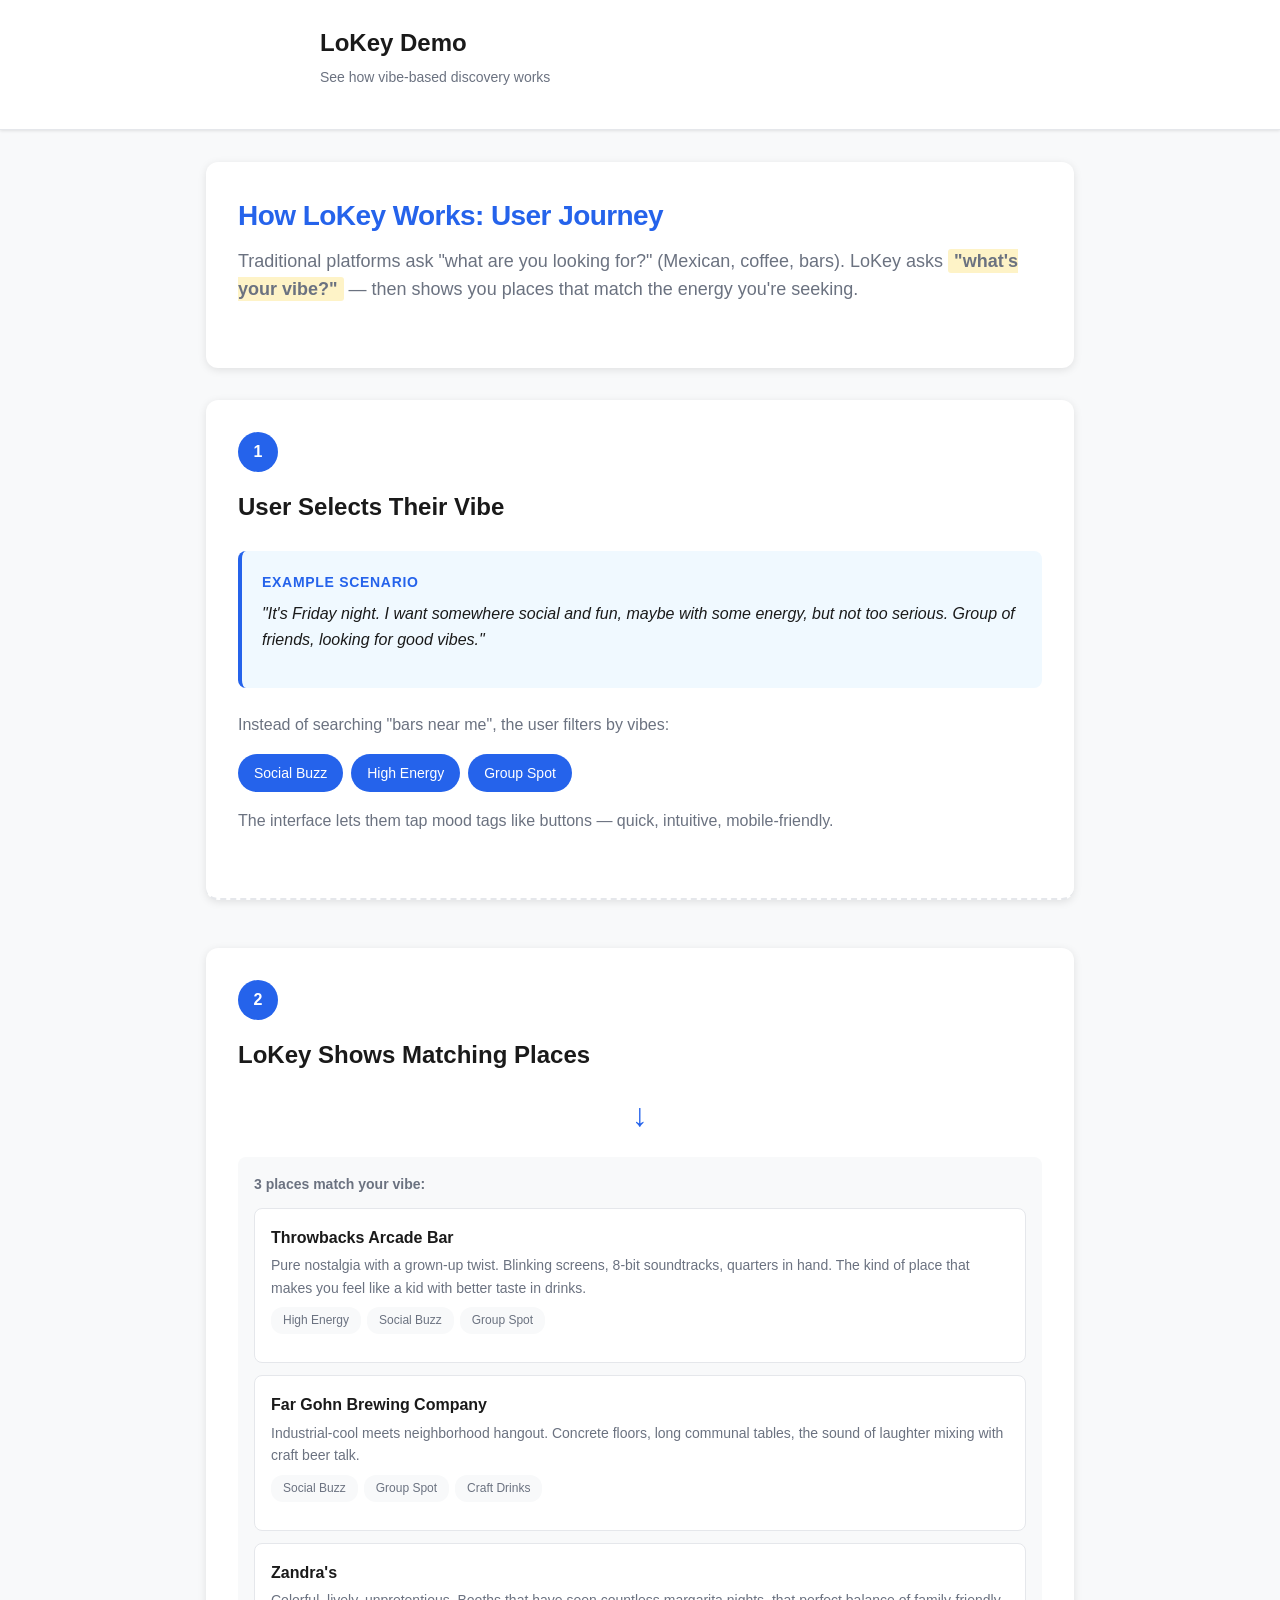
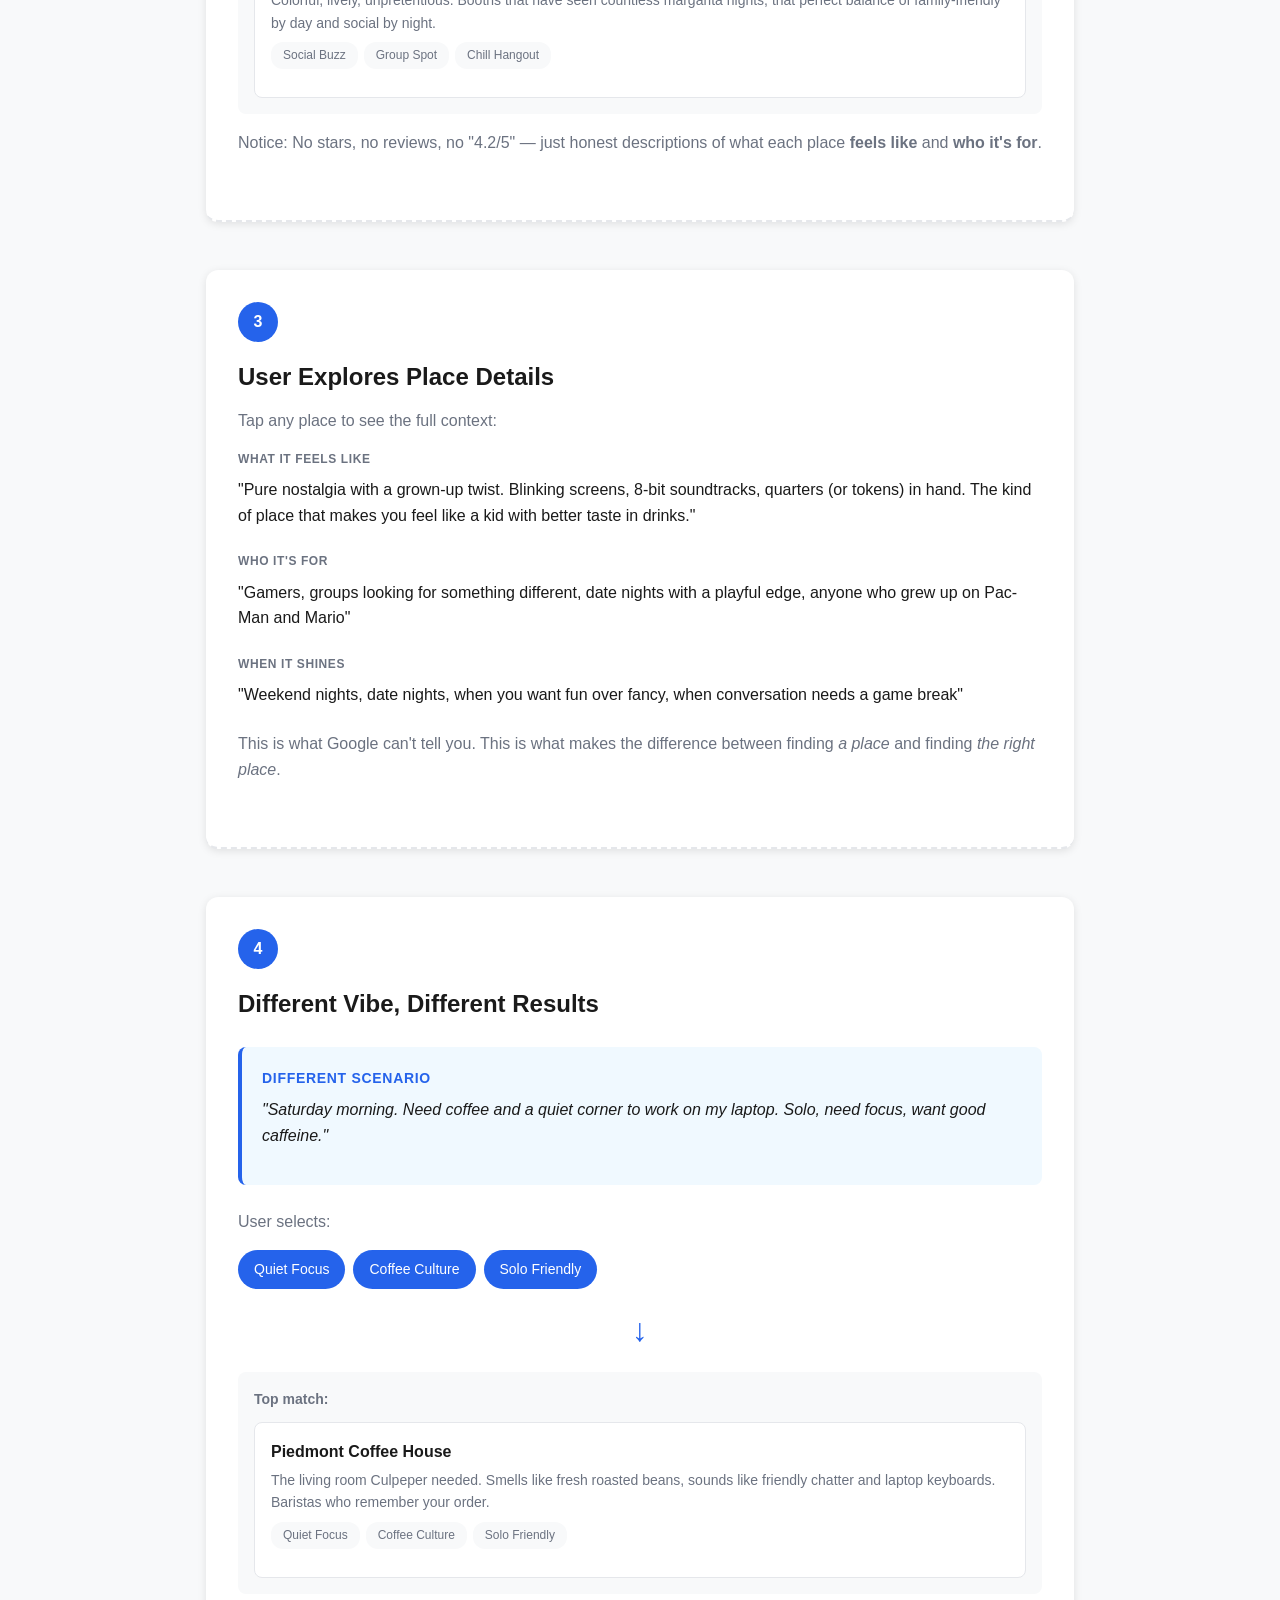
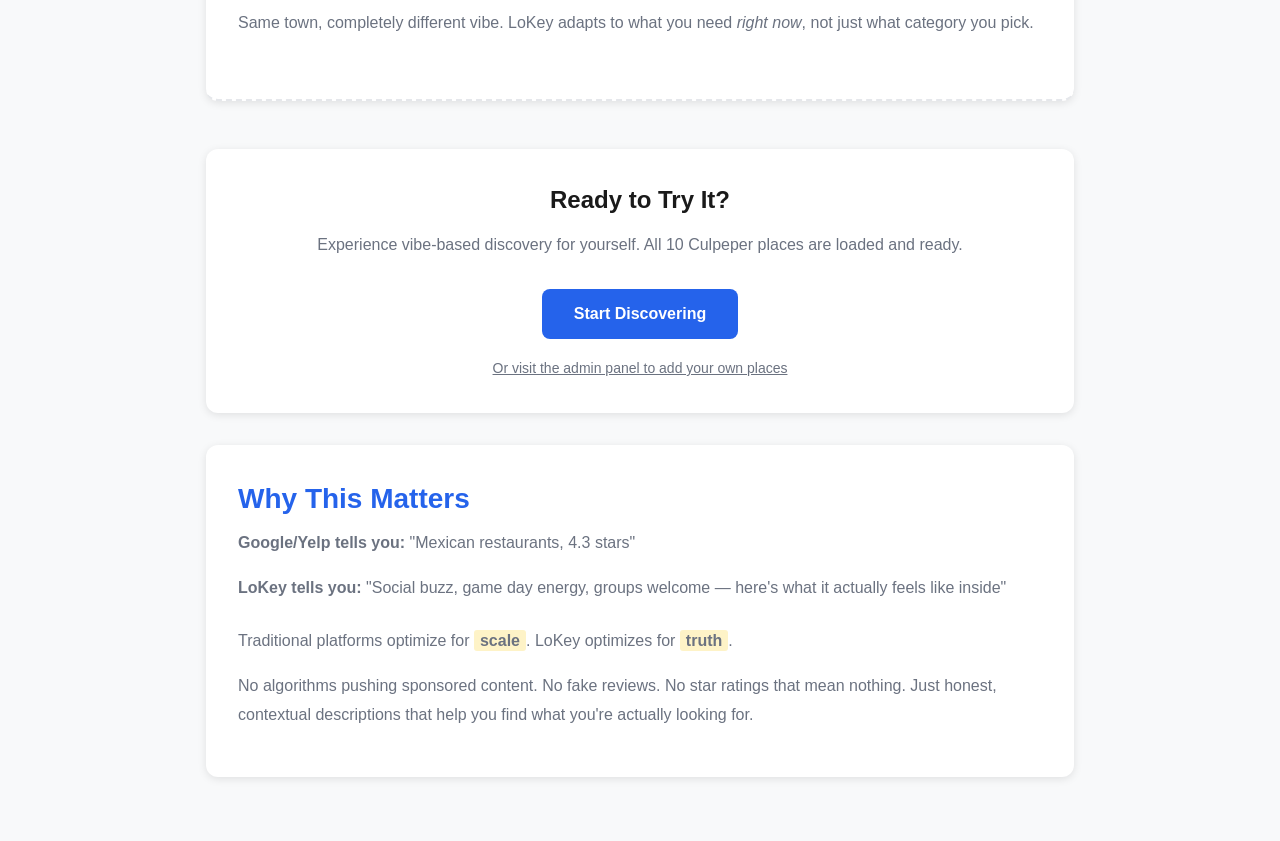
<file: templates/demo.html>
<!DOCTYPE html>
<html lang="en">
<head>
    <meta charset="UTF-8">
    <meta name="viewport" content="width=device-width, initial-scale=1.0">
    <title>LoKey Demo - User Journey</title>
    <link rel="stylesheet" href="/static/css/style.css">
    <style>
        .demo-container {
            max-width: 900px;
            margin: 0 auto;
            padding: 2rem 1rem;
        }

        .demo-section {
            background: var(--bg-primary);
            border-radius: var(--radius);
            padding: 2rem;
            margin-bottom: 2rem;
            box-shadow: 0 2px 8px var(--shadow);
        }

        .demo-title {
            font-size: 1.75rem;
            font-weight: 700;
            margin-bottom: 0.5rem;
            color: var(--accent);
        }

        .demo-description {
            color: var(--text-secondary);
            margin-bottom: 2rem;
            font-size: 1.125rem;
        }

        .journey-step {
            margin-bottom: 3rem;
            padding-bottom: 3rem;
            border-bottom: 2px dashed var(--border);
        }

        .journey-step:last-child {
            border-bottom: none;
            margin-bottom: 0;
            padding-bottom: 0;
        }

        .step-number {
            display: inline-block;
            width: 40px;
            height: 40px;
            background: var(--accent);
            color: white;
            border-radius: 50%;
            text-align: center;
            line-height: 40px;
            font-weight: 700;
            margin-bottom: 1rem;
        }

        .step-title {
            font-size: 1.5rem;
            font-weight: 600;
            margin-bottom: 0.75rem;
        }

        .step-content {
            margin-left: 0;
        }

        .scenario-box {
            background: #f0f9ff;
            border-left: 4px solid var(--accent);
            padding: 1.25rem;
            margin: 1.5rem 0;
            border-radius: var(--radius-sm);
        }

        .scenario-label {
            font-weight: 600;
            color: var(--accent);
            margin-bottom: 0.5rem;
            font-size: 0.875rem;
            text-transform: uppercase;
            letter-spacing: 0.05em;
        }

        .scenario-text {
            color: var(--text-primary);
            font-style: italic;
        }

        .result-preview {
            background: var(--bg-secondary);
            border-radius: var(--radius-sm);
            padding: 1rem;
            margin-top: 1rem;
        }

        .result-label {
            font-weight: 600;
            color: var(--text-secondary);
            font-size: 0.875rem;
            margin-bottom: 0.75rem;
        }

        .mini-place-card {
            background: white;
            border-radius: var(--radius-sm);
            padding: 1rem;
            margin-bottom: 0.75rem;
            border: 1px solid var(--border);
        }

        .mini-place-card:last-child {
            margin-bottom: 0;
        }

        .mini-place-name {
            font-weight: 600;
            color: var(--text-primary);
            margin-bottom: 0.25rem;
        }

        .mini-place-desc {
            font-size: 0.875rem;
            color: var(--text-secondary);
            margin-bottom: 0.5rem;
        }

        .selected-vibes-display {
            display: flex;
            flex-wrap: wrap;
            gap: 0.5rem;
            margin: 1rem 0;
        }

        .vibe-pill {
            background: var(--accent);
            color: white;
            padding: 0.5rem 1rem;
            border-radius: 20px;
            font-size: 0.875rem;
            font-weight: 500;
        }

        .arrow-down {
            text-align: center;
            font-size: 2rem;
            color: var(--accent);
            margin: 1rem 0;
        }

        .try-it-btn {
            display: inline-block;
            margin-top: 1rem;
            padding: 0.75rem 2rem;
            background: var(--accent);
            color: white;
            text-decoration: none;
            border-radius: var(--radius-sm);
            font-weight: 600;
            transition: background 0.2s;
        }

        .try-it-btn:hover {
            background: var(--accent-hover);
        }

        .highlight {
            background: #fef3c7;
            padding: 0.125rem 0.375rem;
            border-radius: 3px;
            font-weight: 600;
        }
    </style>
</head>
<body>
    <div class="header">
        <div class="header-content">
            <a href="/" class="logo">LoKey Demo</a>
            <p class="tagline">See how vibe-based discovery works</p>
        </div>
    </div>

    <div class="demo-container">
        <div class="demo-section">
            <h1 class="demo-title">How LoKey Works: User Journey</h1>
            <p class="demo-description">
                Traditional platforms ask "what are you looking for?" (Mexican, coffee, bars).
                LoKey asks <span class="highlight">"what's your vibe?"</span> — then shows you places that match the energy you're seeking.
            </p>
        </div>

        <!-- Scenario 1 -->
        <div class="demo-section journey-step">
            <div class="step-number">1</div>
            <h2 class="step-title">User Selects Their Vibe</h2>

            <div class="scenario-box">
                <div class="scenario-label">Example Scenario</div>
                <p class="scenario-text">
                    "It's Friday night. I want somewhere social and fun, maybe with some energy,
                    but not too serious. Group of friends, looking for good vibes."
                </p>
            </div>

            <div class="step-content">
                <p>Instead of searching "bars near me", the user filters by vibes:</p>

                <div class="selected-vibes-display">
                    <span class="vibe-pill">Social Buzz</span>
                    <span class="vibe-pill">High Energy</span>
                    <span class="vibe-pill">Group Spot</span>
                </div>

                <p class="text-muted mt-2">
                    The interface lets them tap mood tags like buttons — quick, intuitive, mobile-friendly.
                </p>
            </div>
        </div>

        <!-- Scenario 2 -->
        <div class="demo-section journey-step">
            <div class="step-number">2</div>
            <h2 class="step-title">LoKey Shows Matching Places</h2>

            <div class="arrow-down">↓</div>

            <div class="step-content">
                <div class="result-preview">
                    <div class="result-label">3 places match your vibe:</div>

                    <div class="mini-place-card">
                        <div class="mini-place-name">Throwbacks Arcade Bar</div>
                        <div class="mini-place-desc">
                            Pure nostalgia with a grown-up twist. Blinking screens, 8-bit soundtracks,
                            quarters in hand. The kind of place that makes you feel like a kid with better taste in drinks.
                        </div>
                        <div class="place-vibes">
                            <span class="place-vibe-tag">High Energy</span>
                            <span class="place-vibe-tag">Social Buzz</span>
                            <span class="place-vibe-tag">Group Spot</span>
                        </div>
                    </div>

                    <div class="mini-place-card">
                        <div class="mini-place-name">Far Gohn Brewing Company</div>
                        <div class="mini-place-desc">
                            Industrial-cool meets neighborhood hangout. Concrete floors, long communal tables,
                            the sound of laughter mixing with craft beer talk.
                        </div>
                        <div class="place-vibes">
                            <span class="place-vibe-tag">Social Buzz</span>
                            <span class="place-vibe-tag">Group Spot</span>
                            <span class="place-vibe-tag">Craft Drinks</span>
                        </div>
                    </div>

                    <div class="mini-place-card">
                        <div class="mini-place-name">Zandra's</div>
                        <div class="mini-place-desc">
                            Colorful, lively, unpretentious. Booths that have seen countless margarita nights,
                            that perfect balance of family-friendly by day and social by night.
                        </div>
                        <div class="place-vibes">
                            <span class="place-vibe-tag">Social Buzz</span>
                            <span class="place-vibe-tag">Group Spot</span>
                            <span class="place-vibe-tag">Chill Hangout</span>
                        </div>
                    </div>
                </div>

                <p class="mt-2">
                    Notice: No stars, no reviews, no "4.2/5" — just honest descriptions of what each place
                    <strong>feels like</strong> and <strong>who it's for</strong>.
                </p>
            </div>
        </div>

        <!-- Scenario 3 -->
        <div class="demo-section journey-step">
            <div class="step-number">3</div>
            <h2 class="step-title">User Explores Place Details</h2>

            <div class="step-content">
                <p>Tap any place to see the full context:</p>

                <div class="context-section mt-2">
                    <div class="context-label">What it feels like</div>
                    <p class="context-text">
                        "Pure nostalgia with a grown-up twist. Blinking screens, 8-bit soundtracks,
                        quarters (or tokens) in hand. The kind of place that makes you feel like a kid
                        with better taste in drinks."
                    </p>
                </div>

                <div class="context-section">
                    <div class="context-label">Who it's for</div>
                    <p class="context-text">
                        "Gamers, groups looking for something different, date nights with a playful edge,
                        anyone who grew up on Pac-Man and Mario"
                    </p>
                </div>

                <div class="context-section">
                    <div class="context-label">When it shines</div>
                    <p class="context-text">
                        "Weekend nights, date nights, when you want fun over fancy,
                        when conversation needs a game break"
                    </p>
                </div>

                <p class="text-muted mt-2">
                    This is what Google can't tell you. This is what makes the difference
                    between finding <em>a place</em> and finding <em>the right place</em>.
                </p>
            </div>
        </div>

        <!-- Different Scenario -->
        <div class="demo-section journey-step">
            <div class="step-number">4</div>
            <h2 class="step-title">Different Vibe, Different Results</h2>

            <div class="scenario-box">
                <div class="scenario-label">Different Scenario</div>
                <p class="scenario-text">
                    "Saturday morning. Need coffee and a quiet corner to work on my laptop.
                    Solo, need focus, want good caffeine."
                </p>
            </div>

            <div class="step-content">
                <p>User selects:</p>

                <div class="selected-vibes-display">
                    <span class="vibe-pill">Quiet Focus</span>
                    <span class="vibe-pill">Coffee Culture</span>
                    <span class="vibe-pill">Solo Friendly</span>
                </div>

                <div class="arrow-down">↓</div>

                <div class="result-preview">
                    <div class="result-label">Top match:</div>

                    <div class="mini-place-card">
                        <div class="mini-place-name">Piedmont Coffee House</div>
                        <div class="mini-place-desc">
                            The living room Culpeper needed. Smells like fresh roasted beans,
                            sounds like friendly chatter and laptop keyboards. Baristas who remember your order.
                        </div>
                        <div class="place-vibes">
                            <span class="place-vibe-tag">Quiet Focus</span>
                            <span class="place-vibe-tag">Coffee Culture</span>
                            <span class="place-vibe-tag">Solo Friendly</span>
                        </div>
                    </div>
                </div>

                <p class="mt-2">
                    Same town, completely different vibe. LoKey adapts to what you need <em>right now</em>,
                    not just what category you pick.
                </p>
            </div>
        </div>

        <!-- Try It -->
        <div class="demo-section" style="text-align: center;">
            <h2 class="step-title">Ready to Try It?</h2>
            <p class="text-muted mb-2">
                Experience vibe-based discovery for yourself. All 10 Culpeper places are loaded and ready.
            </p>
            <a href="/" class="try-it-btn">Start Discovering</a>
            <div class="mt-2">
                <a href="/admin" class="text-muted" style="font-size: 0.875rem;">
                    Or visit the admin panel to add your own places
                </a>
            </div>
        </div>

        <!-- Why It Matters -->
        <div class="demo-section">
            <h2 class="demo-title">Why This Matters</h2>
            <div style="line-height: 1.8;">
                <p><strong>Google/Yelp tells you:</strong> "Mexican restaurants, 4.3 stars"</p>
                <p><strong>LoKey tells you:</strong> "Social buzz, game day energy, groups welcome — here's what it actually feels like inside"</p>

                <p class="mt-3">
                    Traditional platforms optimize for <span class="highlight">scale</span>.
                    LoKey optimizes for <span class="highlight">truth</span>.
                </p>

                <p class="mt-2 text-muted">
                    No algorithms pushing sponsored content. No fake reviews. No star ratings that mean nothing.
                    Just honest, contextual descriptions that help you find what you're actually looking for.
                </p>
            </div>
        </div>
    </div>
</body>
</html>
</file>
<file: static/css/style.css>
/* ==================== RESET & BASE ==================== */
* {
    margin: 0;
    padding: 0;
    box-sizing: border-box;
}

:root {
    --bg-primary: #ffffff;
    --bg-secondary: #f8f9fa;
    --text-primary: #1a1a1a;
    --text-secondary: #6b7280;
    --accent: #2563eb;
    --accent-hover: #1d4ed8;
    --border: #e5e7eb;
    --shadow: rgba(0, 0, 0, 0.1);
    --radius: 12px;
    --radius-sm: 8px;
    --spacing: 16px;
}

body {
    font-family: -apple-system, BlinkMacSystemFont, 'Segoe UI', Roboto, 'Helvetica Neue', Arial, sans-serif;
    background: var(--bg-secondary);
    color: var(--text-primary);
    line-height: 1.6;
    -webkit-font-smoothing: antialiased;
    -moz-osx-font-smoothing: grayscale;
}

/* ==================== TYPOGRAPHY ==================== */
h1 {
    font-size: 2rem;
    font-weight: 700;
    letter-spacing: -0.02em;
    margin-bottom: 0.5rem;
}

h2 {
    font-size: 1.5rem;
    font-weight: 600;
    margin-bottom: 1rem;
}

h3 {
    font-size: 1.25rem;
    font-weight: 600;
    margin-bottom: 0.5rem;
}

p {
    margin-bottom: 1rem;
    color: var(--text-secondary);
}

/* ==================== LAYOUT ==================== */
.container {
    max-width: 640px;
    margin: 0 auto;
    padding: var(--spacing);
}

.header {
    background: var(--bg-primary);
    border-bottom: 1px solid var(--border);
    padding: var(--spacing);
    position: sticky;
    top: 0;
    z-index: 100;
    box-shadow: 0 1px 3px var(--shadow);
}

.header-content {
    max-width: 640px;
    margin: 0 auto;
}

.logo {
    font-size: 1.5rem;
    font-weight: 700;
    color: var(--text-primary);
    text-decoration: none;
}

.tagline {
    font-size: 0.875rem;
    color: var(--text-secondary);
    margin-top: 0.25rem;
}

/* ==================== VIBE FILTERS ==================== */
.vibe-section {
    background: var(--bg-primary);
    border-radius: var(--radius);
    padding: var(--spacing);
    margin-bottom: var(--spacing);
}

.vibe-category-title {
    font-size: 0.875rem;
    font-weight: 600;
    text-transform: uppercase;
    letter-spacing: 0.05em;
    color: var(--text-secondary);
    margin-bottom: 0.75rem;
}

.vibe-tags {
    display: flex;
    flex-wrap: wrap;
    gap: 0.5rem;
}

.vibe-tag {
    background: var(--bg-secondary);
    border: 2px solid var(--border);
    border-radius: 20px;
    padding: 0.5rem 1rem;
    font-size: 0.875rem;
    font-weight: 500;
    color: var(--text-primary);
    cursor: pointer;
    transition: all 0.2s ease;
    user-select: none;
}

.vibe-tag:hover {
    border-color: var(--accent);
    background: var(--bg-primary);
}

.vibe-tag.active {
    background: var(--accent);
    border-color: var(--accent);
    color: white;
}

.clear-filters {
    background: none;
    border: none;
    color: var(--accent);
    font-size: 0.875rem;
    font-weight: 500;
    padding: 0.5rem 0;
    cursor: pointer;
    margin-top: 0.5rem;
}

/* ==================== PLACE CARDS ==================== */
.places-grid {
    display: grid;
    gap: var(--spacing);
}

.place-card {
    background: var(--bg-primary);
    border-radius: var(--radius);
    padding: var(--spacing);
    text-decoration: none;
    color: inherit;
    display: block;
    transition: transform 0.2s ease, box-shadow 0.2s ease;
    border: 1px solid var(--border);
}

.place-card:hover {
    transform: translateY(-2px);
    box-shadow: 0 4px 12px var(--shadow);
}

.place-name {
    font-size: 1.25rem;
    font-weight: 600;
    color: var(--text-primary);
    margin-bottom: 0.5rem;
}

.place-description {
    font-size: 0.9375rem;
    color: var(--text-secondary);
    margin-bottom: 1rem;
    line-height: 1.5;
}

.place-vibes {
    display: flex;
    flex-wrap: wrap;
    gap: 0.375rem;
    margin-bottom: 0.75rem;
}

.place-vibe-tag {
    background: var(--bg-secondary);
    border-radius: 12px;
    padding: 0.25rem 0.75rem;
    font-size: 0.75rem;
    font-weight: 500;
    color: var(--text-secondary);
}

/* ==================== PLACE DETAIL ==================== */
.place-detail {
    background: var(--bg-primary);
    border-radius: var(--radius);
    padding: 1.5rem var(--spacing);
    margin-bottom: var(--spacing);
}

.context-section {
    margin-bottom: 1.5rem;
}

.context-label {
    font-size: 0.75rem;
    font-weight: 600;
    text-transform: uppercase;
    letter-spacing: 0.05em;
    color: var(--text-secondary);
    margin-bottom: 0.5rem;
}

.context-text {
    font-size: 1rem;
    line-height: 1.6;
    color: var(--text-primary);
}

.place-info {
    background: var(--bg-secondary);
    border-radius: var(--radius-sm);
    padding: var(--spacing);
    margin-top: 1.5rem;
}

.info-item {
    display: flex;
    align-items: flex-start;
    gap: 0.75rem;
    margin-bottom: 0.75rem;
    font-size: 0.9375rem;
}

.info-item:last-child {
    margin-bottom: 0;
}

.info-label {
    font-weight: 600;
    color: var(--text-primary);
    min-width: 80px;
}

.info-value {
    color: var(--text-secondary);
}

.info-value a {
    color: var(--accent);
    text-decoration: none;
}

.info-value a:hover {
    text-decoration: underline;
}

/* ==================== BUTTONS ==================== */
.btn {
    display: inline-block;
    padding: 0.75rem 1.5rem;
    border-radius: var(--radius-sm);
    font-size: 1rem;
    font-weight: 500;
    text-align: center;
    text-decoration: none;
    cursor: pointer;
    border: none;
    transition: all 0.2s ease;
}

.btn-primary {
    background: var(--accent);
    color: white;
}

.btn-primary:hover {
    background: var(--accent-hover);
}

.btn-secondary {
    background: var(--bg-secondary);
    color: var(--text-primary);
    border: 1px solid var(--border);
}

.btn-secondary:hover {
    background: var(--bg-primary);
}

.btn-block {
    display: block;
    width: 100%;
}

.share-buttons {
    display: flex;
    gap: 0.75rem;
    margin-top: var(--spacing);
}

.share-buttons .btn {
    flex: 1;
}

/* ==================== FORMS ==================== */
.form-group {
    margin-bottom: 1.25rem;
}

label {
    display: block;
    font-size: 0.875rem;
    font-weight: 600;
    color: var(--text-primary);
    margin-bottom: 0.5rem;
}

input[type="text"],
input[type="url"],
textarea,
select {
    width: 100%;
    padding: 0.75rem;
    border: 1px solid var(--border);
    border-radius: var(--radius-sm);
    font-size: 1rem;
    font-family: inherit;
    background: var(--bg-primary);
    color: var(--text-primary);
    transition: border-color 0.2s ease;
}

input:focus,
textarea:focus,
select:focus {
    outline: none;
    border-color: var(--accent);
}

textarea {
    min-height: 100px;
    resize: vertical;
}

/* ==================== EMPTY STATES ==================== */
.empty-state {
    text-align: center;
    padding: 3rem var(--spacing);
    color: var(--text-secondary);
}

.empty-state-icon {
    font-size: 3rem;
    margin-bottom: 1rem;
}

/* ==================== LOADING ==================== */
.loading {
    text-align: center;
    padding: 2rem;
    color: var(--text-secondary);
}

/* ==================== UTILITIES ==================== */
.mt-1 { margin-top: 0.5rem; }
.mt-2 { margin-top: 1rem; }
.mt-3 { margin-top: 1.5rem; }
.mb-1 { margin-bottom: 0.5rem; }
.mb-2 { margin-bottom: 1rem; }
.mb-3 { margin-bottom: 1.5rem; }

.text-center { text-align: center; }
.text-muted { color: var(--text-secondary); }

/* ==================== RESPONSIVE ==================== */
@media (min-width: 768px) {
    :root {
        --spacing: 24px;
    }

    h1 {
        font-size: 2.5rem;
    }

    .container {
        padding: var(--spacing) 1.5rem;
    }

    .places-grid {
        grid-template-columns: repeat(2, 1fr);
    }
}
</file>
